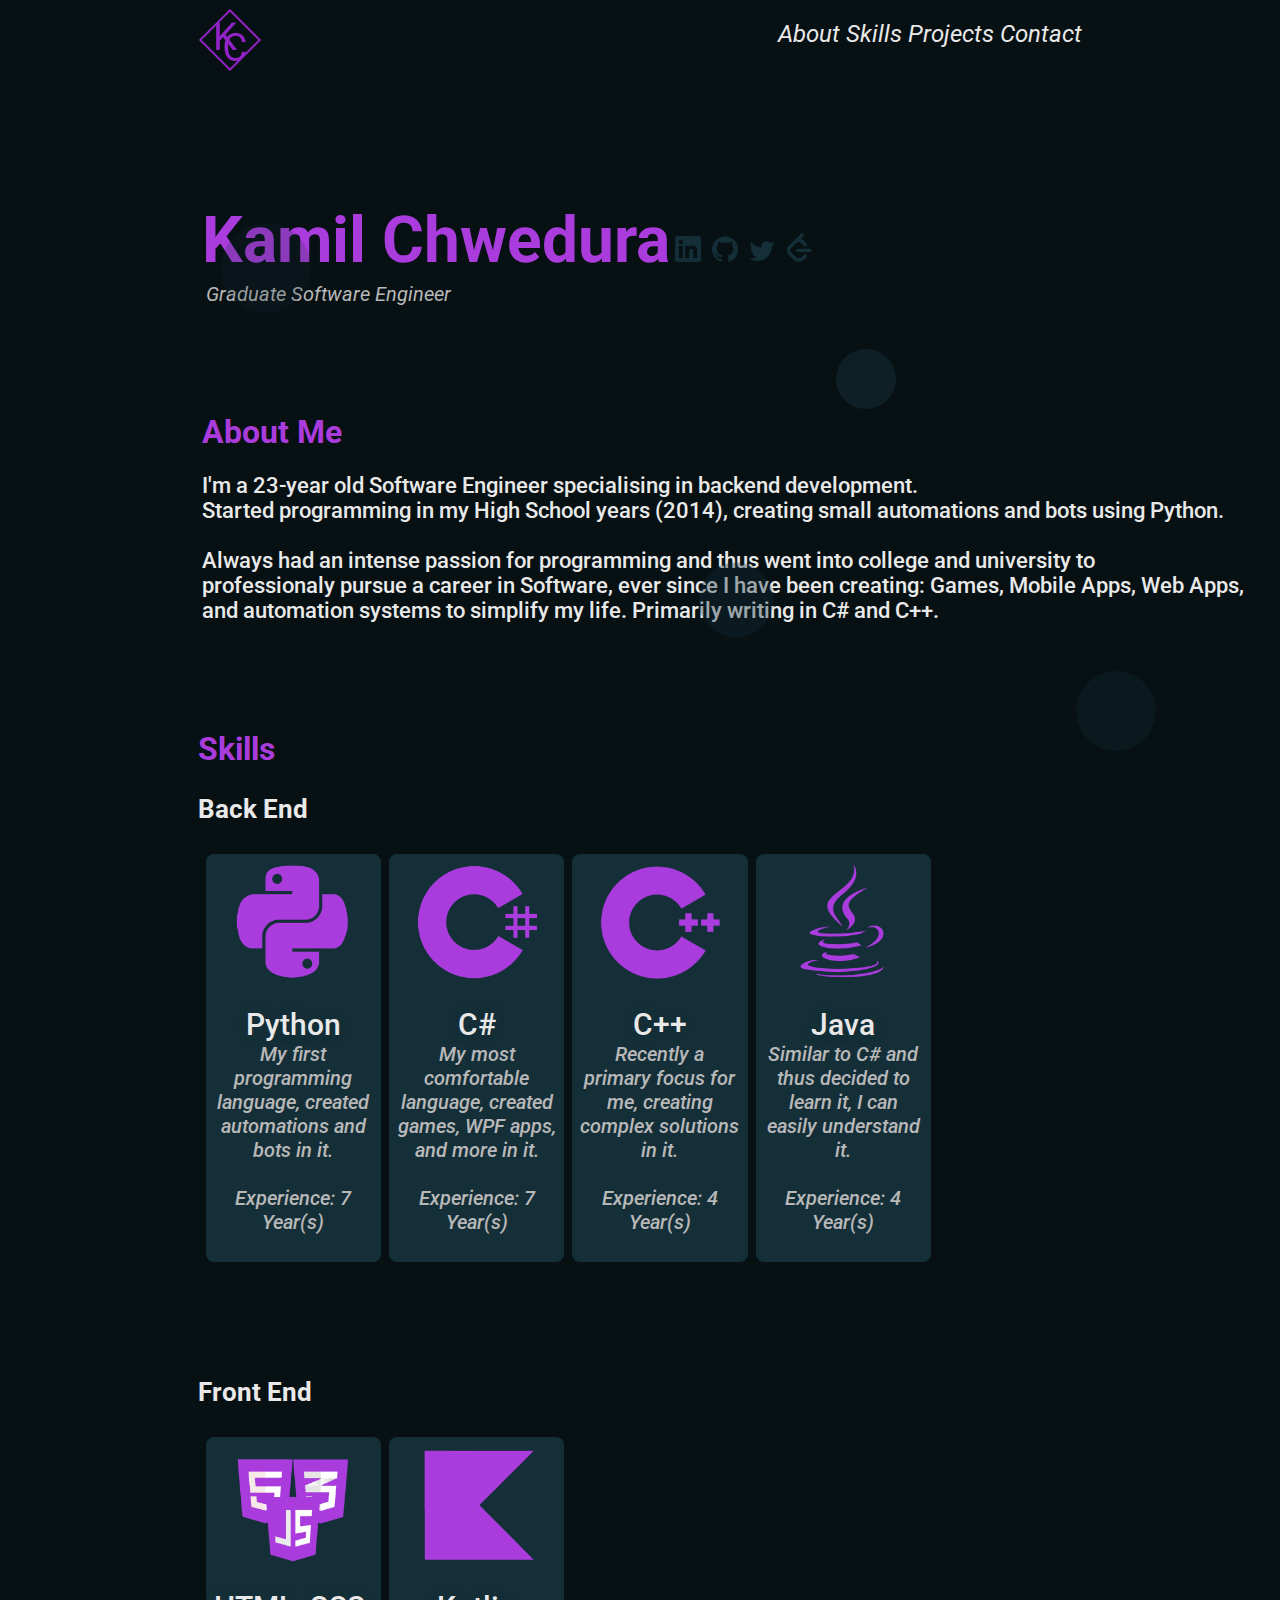
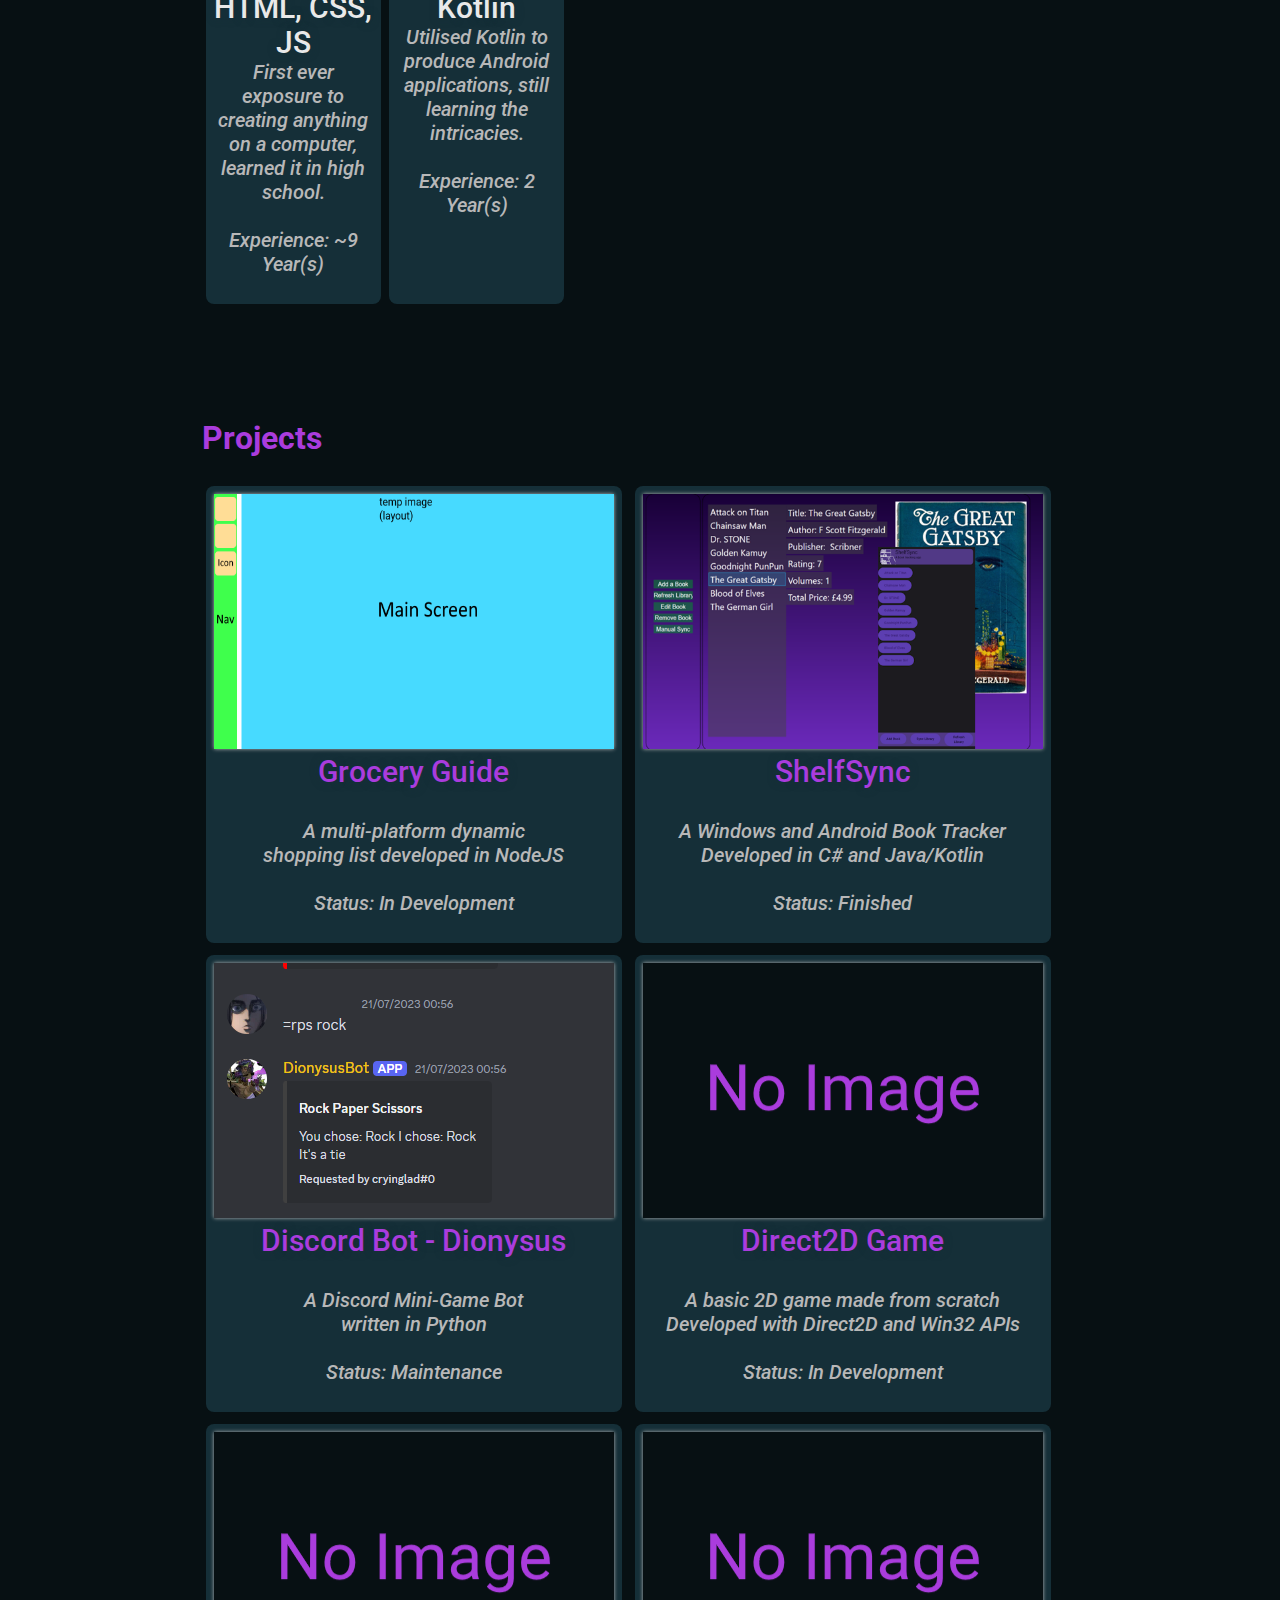
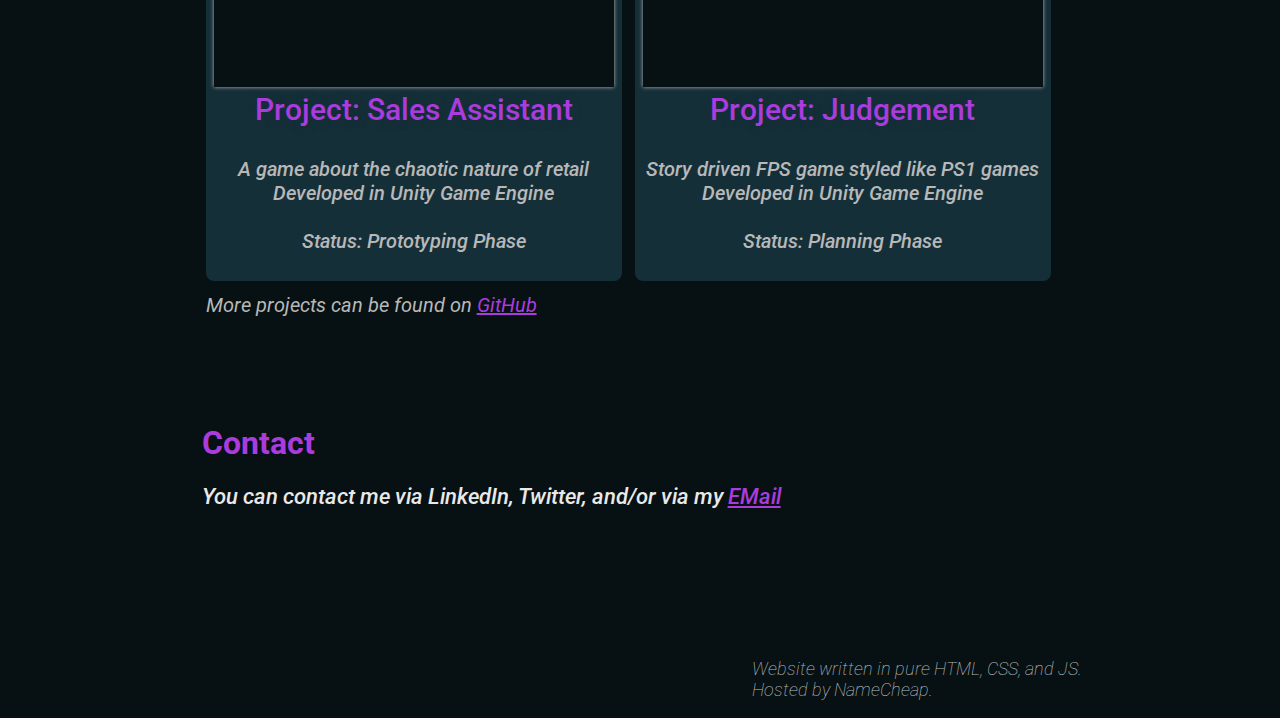
<file: Portfolio/index.html>
<!--
    Portfolio website created by Kamil Chwedura
-->

<!DOCTYPE html>
<html>
    <head>
        <title>Kamil Chwedura - Portfolio</title>

        <link rel="icon" type="image/png" href="images/logo.png">

        <!-- Import all the required CSS -->
        <link rel="stylesheet" href="css/dynamicstyling.css?150225">
        <link rel="stylesheet" href="css/bubbles.css?120125">
        <link rel="stylesheet" href="css/animations.css?200125">

        <!-- Import "Roboto" Font -->
        <link rel="preconnect" href="https://fonts.googleapis.com">
        <link rel="preconnect" href="https://fonts.gstatic.com" crossorigin>
        <link href="https://fonts.googleapis.com/css2?family=Roboto:ital,wght@0,400;0,500;0,900;1,400;1,500;1,900&display=swap" rel="stylesheet">
    </head>
    <noscript>Looks like Javascript is disabled on your browsers, some website features may be missing or not working.</noscript>
    <body>
        <!-- Navigation Bar Div -->
        <img src="images/logo.png" class="logo slideRight">
        <div id="navbar" class="slideBottom">
            <a href="#about">About</a>
            <a href="#skills">Skills</a>
            <a href="#projects">Projects</a>
            <a href="#contact">Contact</a>
        </div>

        <!-- Inner Div, contains all main information -->
        <div id="innerDiv">
            <!-- Intro -->
            <div id="intro">
                <h1 class="nameText highlighted slideRight">Kamil Chwedura</h1>
                <h1><a href="https://www.linkedin.com/in/kamil-c-11b98319b" target="_blank" title="Kamil Chwedura"><img src="images/linkedin.png" class="icon"></a>
                    <a href="https://github.com/KamilChwe" target="_blank" title="KamilChwe"><img src="images/github.png" class="icon"></a>
                    <a href="https://twitter.com/kamildev_" target="_blank" title="@kamildev_"><img src="images/twitter.png" class="icon"></a>
                    <a href="https://leetcode.com/u/KChwe/" target="_blank" title="KChwe"><img src="images/leetcode.png" class="icon"></a></h1>
                <h2 class="subtext slideRight">Graduate Software Engineer</h2>
            </div>
        
            <!-- About Section -->
            <div id="about" class="slideUp">
                <h1 class="topicText highlighted">About Me</h1>
                <p>I'm a <span id="year">0</span>-year old Software Engineer specialising in backend development.<br>
                    Started programming in my High School years (2014), creating small automations and bots using Python.<br><br>
                    
                    Always had an intense passion for programming and thus went into college and university to<br>
                    professionaly pursue a career in Software, ever since I have been creating: Games, Mobile Apps, Web Apps,<br>
                    and automation systems to simplify my life. Primarily writing in C# and C++.
                </p>
            </div>

            <!-- Projects Div -->
            <h1 class="topicText highlighted">Skills</h1>
            <h3 class="">Back End</h3>
            <div id="skills">
                <div id="skill">
                    <img src="images/python.png" class="skillImage">
                    <p class="skillTitle">Python</p>
                    <p class="skillSubtext">My first programming language, created automations and bots in it.<br><br>Experience: <span id="py">0</span> Year(s)</p>
                </div>
                <div id="skill">
                    <img src="images/cs.png" class="skillImage">
                    <p class="skillTitle">C#</p>
                    <p class="skillSubtext">My most comfortable language, created games, WPF apps, and more in it.<br><br>Experience: <span id="cs">0</span> Year(s)</p>
                </div>
                <div id="skill">
                    <img src="images/cpp.png" class="skillImage">
                    <p class="skillTitle">C++</p>
                    <p class="skillSubtext">Recently a primary focus for me, creating complex solutions in it.<br><br>Experience: <span id="cpp">0</span> Year(s)</p>
                </div>
                <div id="skill">
                    <img src="images/java.png" class="skillImage">
                    <p class="skillTitle">Java</p>
                    <p class="skillSubtext">Similar to C# and thus decided to learn it, I can easily understand it.<br><br>Experience: <span id="jav">0</span> Year(s)</p>
                </div>
            </div>
            <h3 class="">Front End</h3>
            <div id="skills">
                <div id="skill">
                    <img src="images/htmlcssjs.png" class="skillImage">
                    <p class="skillTitle">HTML, CSS, JS</p>
                    <p class="skillSubtext">First ever exposure to creating anything on a computer, learned it in high school.<br><br>Experience: ~<span id="web">0</span> Year(s)</p>
                </div>
                <div id="skill">
                    <img src="images/kotlin.png" class="skillImage">
                    <p class="skillTitle">Kotlin</p>
                    <p class="skillSubtext">Utilised Kotlin to produce Android applications, still learning the intricacies.<br><br>Experience: <span id="kot">0</span> Year(s)</p>
                </div>
            </div>

            <!-- Projects Section -->
            <div id="projects">
                <h1 class="topicText highlighted">Projects</h1>
                <h3></h3>
                <div id="project">
                    <img src="images/ggtempimage.png" class="projectImage">
                    <p class="projectTitle">Grocery Guide</p>
                    <p class="projectDesc">A multi-platform dynamic <br>shopping list developed in NodeJS<br><br>Status: In Development</p>
                </div>
                <div id="project">
                    <img src="images/ShelfSyncB.png" class="projectImage">
                    <p class="projectTitle">ShelfSync</p>
                    <p class="projectDesc">A Windows and Android Book Tracker<br>Developed in C# and Java/Kotlin<br><br>Status: Finished</p>
                </div>
                <div id="project">
                    <img src="images/dionysusbot.png" class="projectImage">
                    <p class="projectTitle">Discord Bot - Dionysus</p>
                    <p class="projectDesc">A Discord Mini-Game Bot<br>written in Python<br><br>Status: Maintenance</p>
                </div>
                <div id="project">
                    <img src="images/noimage.png" class="projectImage">
                    <p class="projectTitle">Direct2D Game</p>
                    <p class="projectDesc">A basic 2D game made from scratch<br>Developed with Direct2D and Win32 APIs<br><br>Status: In Development</p>
                </div>
                <div id="project">
                    <img src="images/noimage.png" class="projectImage">
                    <p class="projectTitle">Project: Sales Assistant</p>
                    <p class="projectDesc">A game about the chaotic nature of retail<br>Developed in Unity Game Engine<br><br>Status: Prototyping Phase</p>
                </div>
                <div id="project">
                    <img src="images/noimage.png" class="projectImage">
                    <p class="projectTitle">Project: Judgement</p>
                    <p class="projectDesc">Story driven FPS game styled like PS1 games<br>Developed in Unity Game Engine<br><br>Status: Planning Phase</p>
                </div>
                <p class="subtext">More projects can be found on <a href="https://github.com/KamilChwe?tab=repositories" class="highlighted">GitHub</a></p>
            </div>
            
            <!-- Contact Form -->
            <div id="contact">
                <h1 class="topicText highlighted">Contact</h1>
                <p><i>You can contact me via LinkedIn, Twitter, and/or via my <a href="mailto:kchwedura@gmail.com" target="_blank" class="highlighted" title="kchwedura@gmail.com">EMail</a></i></p>
            </div>
        </div>

        <!-- Footer Bar Div -->
        <div id="footer">
        <p>Website written in pure HTML, CSS, and JS.<br>Hosted by NameCheap.</p>
        </div>

        <!-- Bubbling Effect -->
        <!-- Thanks to Asad Saeeduddin on StackOverflow for the demo: https://stackoverflow.com/a/13953712/9717264-->
        <div  id="bubbles">
            <div class="bubble x1"></div>
            <div class="bubble x2"></div>
            <div class="bubble x3"></div>
            <div class="bubble x4"></div>
            <div class="bubble x5"></div>
        </div>
    </body>
    <!-- Import the JavaScript functionality 
        This is at the bottom to allow the page to fully load before any functionality is enabled 
    -->
    <script src="js/functions.js?150225"></script>
</html>
</file>
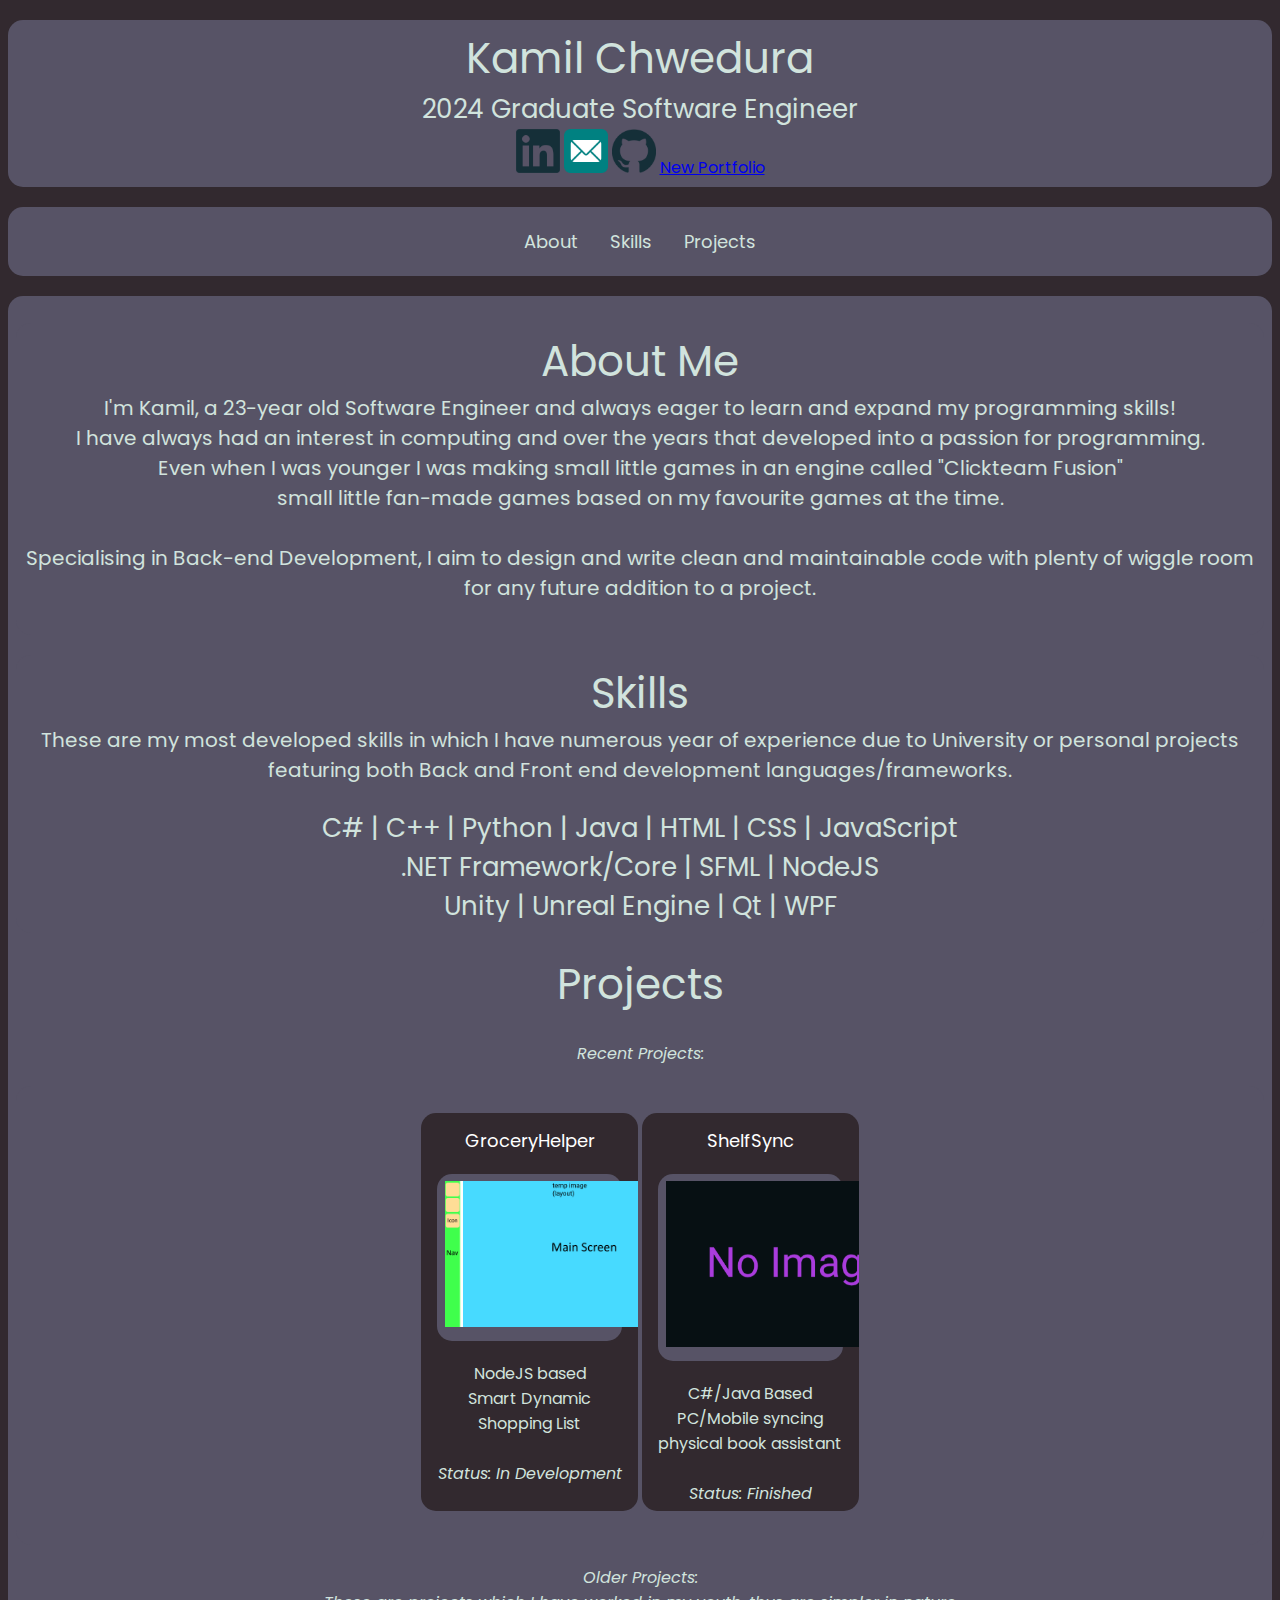
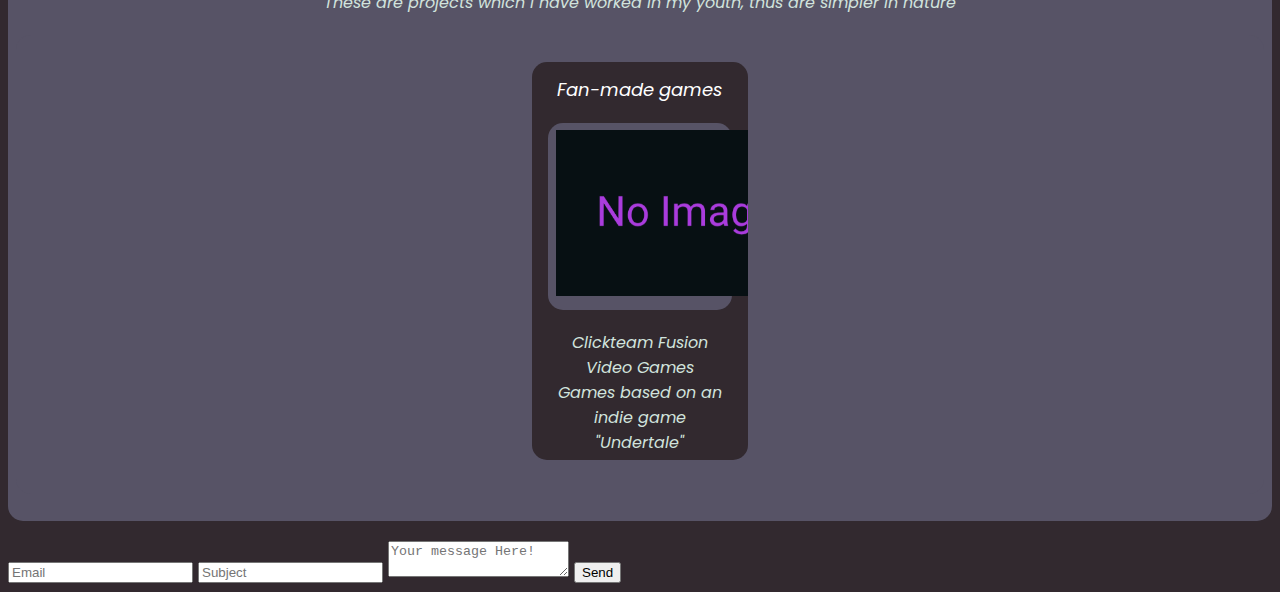
<file: Portfolio/oldindex.html>
<!DOCTYPE html>
<html>
    <head>
        <title>Home Page - Kamil's Portfolio</title>
        
        <link rel="stylesheet" href="css/responsivestyling.css">

        <link rel="preconnect" href="https://fonts.googleapis.com">
        <link rel="preconnect" href="https://fonts.gstatic.com" crossorigin>
        <link href="https://fonts.googleapis.com/css2?family=Poppins:ital,wght@0,100;0,200;0,300;0,400;0,500;0,600;0,700;0,800;0,900;1,100;1,200;1,300;1,400;1,500;1,600;1,700;1,800;1,900&display=swap" rel="stylesheet">
    </head>
    <body>
        <button onclick="topFunction()" id="scrollButton" title="Scroll to the top">↑</button>
        <!-- Header Div -->
        <div id="header">
            <!-- This was supposed to only slide down my name
             but it looks nice when it slides down the whole site -->
            <p class="titletext slidedown">Kamil Chwedura</p>
            <p class="subtext">2024 Graduate Software Engineer</p>
            <a href="https://www.linkedin.com/in/kamil-c-11b98319b/" title="Kamil Chwedura"><img src="images/linkedin.png" width=44px></a>
            <a href="https://mail.google.com/mail/?view=cm&fs=1&to=kchwedura@gmail.com" title="kchwedura@gmail.com"><img src="images/email.png" width=44px></a>
            <a href="https://github.com/KamilChwe" title="KamilChwe"><img src="images/github.png" width=44px></a>
            <a href="index.html">New Portfolio</a>
        </div>
        <!-- Sticky Top Navigation Bar Div -->
        <div id="navbar">
            <a href="#about">About</a>
            <a href="#skills">Skills</a>
            <a href="#projects">Projects</a>
        </div>
        <!-- Outer Div - Contains all the main -->
         <div id="outer">
            <div id="about">
                <p class="titletext">About Me</p>
                <p class="maintext">
                I'm Kamil, a <span id="year">0</span>-year old Software Engineer and always eager to learn and expand my programming skills!<br>
                I have always had an interest in computing and over the years that developed into a passion for programming.<br>
                Even when I was younger I was making small little games in an engine called "Clickteam Fusion"<br>
                small little fan-made games based on my favourite games at the time.
                <br><br>
                Specialising in Back-end Development, I aim to design and write clean and maintainable code with plenty of wiggle room for any future addition to a project.
                </p>
            </div>
            <div id="skills">
                <p class="titletext">Skills</p>
                <p class="maintext">These are my most developed skills in which I have numerous year of experience due to University or personal projects
                    <br> featuring both Back and Front end development languages/frameworks.
                </p>
                <p class="subtext">C# | C++ | Python | Java | HTML | CSS | JavaScript</p>
                <p class="subtext">.NET Framework/Core | SFML | NodeJS</p>
                <p class="subtext">Unity | Unreal Engine | Qt | WPF</p>
            </div>
            <p class="titletext">Projects</p>
            <p class="maintext"></p>
            <p><i>Recent Projects:</i></p>
            <div id="projects">
                <div id="showcase">
                    <p class="projecttitle"><a href="https://github.com/KamilChwe/GroceryHelper">GroceryHelper</a></p>
                    <div id="images">
                        <img class="slideshow" src="images/ggtempimage.png" width=260px>
                    </div>
                    <p class="projectsubtext">NodeJS based<br>Smart Dynamic Shopping List</p>
                    <p class="projectsubtext"><i><br>Status: In Development</i></p>
                </div>
                <div id="showcase">
                    <p class="projecttitle"><a href="">ShelfSync</a></p>
                    <div id="images">
                        <img class="slideshow" src="images/noimage.png" width=260px>
                    </div>
                    <p class="projectsubtext">C#/Java Based<br>PC/Mobile syncing physical book assistant</p>
                    <p class="projectsubtext"><i><br>Status: Finished
                    <p class="projectsubtext"><i>Completed in: 2024</i></p>
                </div>
            </div>
            
                <p><i>Older Projects:</i>
                <br>
                <i>These are projects which I have worked in my youth, thus are simpler in nature</i></p>
            <div id="projects">
                <div id="showcase">
                    <p class="projecttitle"><a href="https://gamejolt.com/@CryingArchive/games">Fan-made games</a></p>
                    <div id="images">
                        <img class="slideshow" src="images/noimage.png" width=260px>
                    </div>
                    <p class="projectsubtext">Clickteam Fusion Video Games<br>Games based on an indie game "Undertale"</p>
                    <p class="projectsubtext"><i><br>Status: Finished
                    <p class="projectsubtext"><i>Completed in: 2016</i></p>
                </div>
            </div>
         </div>
         <form>
            <input type="text" placeholder="Email" id="email"/>
            <input type="text" placeholder="Subject" id="subject"/>
            <textarea placeholder="Your message Here!" id="message"></textarea>
            <input type="submit" value="Send">
        </form>
    </body>
    <script src="js/functions.js"></script>
</html>
</file>
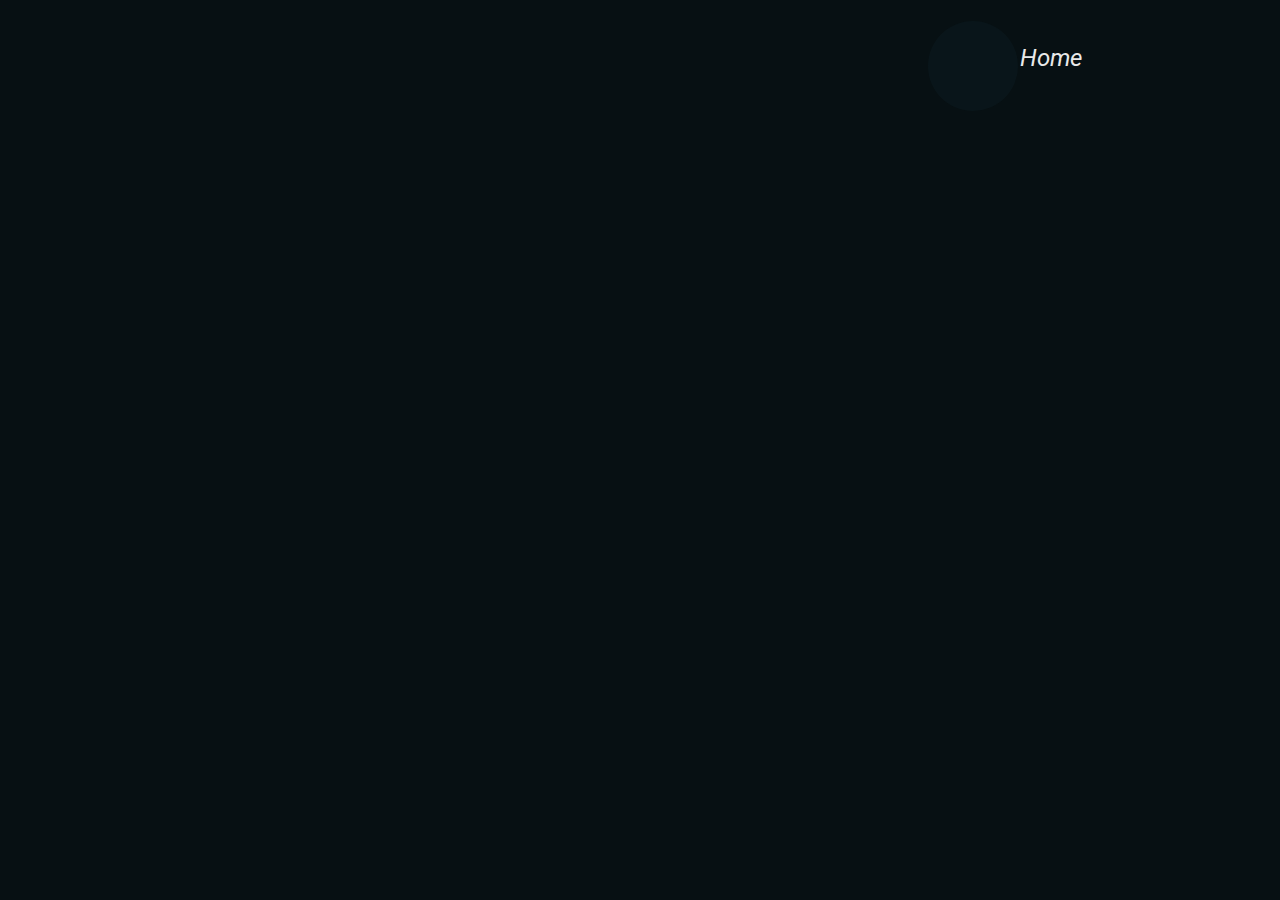
<file: Portfolio/html/projects.html>
<!DOCTYPE html>
<html>
    <head>
        <title>Kamil's Portfolio</title>

        <link rel="icon" type="image/png" href="images/logo.png">

        <link rel="stylesheet" href="../css/dynamicstyling.css">
        <link rel="stylesheet" href="../css/bubbles.css">

        <!-- Import "Roboto" Font -->
        <link rel="preconnect" href="https://fonts.googleapis.com">
        <link rel="preconnect" href="https://fonts.gstatic.com" crossorigin>
        <link href="https://fonts.googleapis.com/css2?family=Roboto:ital,wght@0,400;0,500;0,900;1,400;1,500;1,900&display=swap" rel="stylesheet">
    </head>
    <noscript>Looks like Javascript is disabled on your browsers, some website features may be missing or not working.</noscript>
    <body>
        <div id="navbar">
            <a href="../index.html"><p>Home</p></a>
        </div>

        <!-- Footer Bar Div -->
        <div id="footer">
            <!-- Bubbling Effect -->
            <!-- Thanks to Asad Saeeduddin on StackOverflow for the demo: https://stackoverflow.com/a/13953712/9717264-->
            <div class="bubble x1"></div>
            <div class="bubble x2"></div>
            <div class="bubble x3"></div>
            <div class="bubble x4"></div>
            <div class="bubble x5"></div>
        </div>
    </body>
</html>
</file>
<file: Portfolio/css/dynamicstyling.css>
/*
    Colour Palette
    Background: #071013
    Div Background: #152f38
    Text: #E9E9E9
    Highlights: #aa3cdd
    Subtext: #B8B8B8
*/

/* Defaults */
html {
    scroll-behavior: smooth;
}

body {
    background-color: #071013;
    /* Set the default font to be "Roboto" Medium 500 Platinum*/
    font-family: "Roboto", sans-serif;
    font-weight: 500;
    font-style: normal;
    font-size: 22px;
    color: #E9E9E9;
}

div{
    /*background-color: #152f38;*/
    border-radius: 8px;
    margin: 4px;
    margin-bottom: 10%;
}

@media screen and (min-width:1024px){
    h1{
        display: inline;
    }
}
/* Mobile Styling */
@media screen and (max-width:1000px){
    h1{
        display: block;
    }
}

/* Text Styling */
.nameText {
    font-size: 64px;
    margin: 0;
}

.subtext{
    font-weight: 400;
    font-style: italic;
    font-size:20px;
    margin: 4px;
    color: #B8B8B8;
}

.topicText {
    font-size: 32px;
}

.highlighted{
    color: #aa3cdd;
}

/* Image Styling */
/* Desktop Styling */
@media screen and (min-width:1024px){
    .logo {
        width: 64px;
        margin-left: 15%;
    }
    .icon{
        width: 26px;
    }
}
/* Mobile Styling */
@media screen and (max-width:1000px){
    .logo {
        width: 96px;
        margin-left: 46%;
    }
    .icon{
        width: 48px;
        margin-left: 2.5%;
    }
}

/* Div Styling */
/* Project Div Styling */
#project {
    display: inline-block;
    background-color: #152f38;
    width: fit-content;
    padding: 8px;
    text-align: center;
    margin-bottom: 8px;
}
.projectTitle {
    margin-top: 0;
    font-size: 30px;
    color: #aa3cdd;
    text-shadow: 0px 0px 8px #152f38;
}
.projectDesc {
    margin-top: 0;
    color: #B8B8B8;
    font-size: 20px;
    font-style: italic;
}
.projectImage {
    width: 400px;
    height: 255px;
    box-shadow: 0px 0px 4px#B8B8B8;
}

#bubbles {
    position: fixed;
    bottom: 0;
}

/* Skills Styling */
/* Desktop Styling */
#skills{
    display: flex;
}
#skill {
    display: inline-block;
    background-color: #152f38;
    width: 15%;
    padding: 8px;
    text-align: center;
    margin-bottom: 8px;
}
.skillImage {
    width: 120px;
    height: auto;
}
.skillTitle{
    margin-top: 20px;
    margin-bottom: 0;
    font-size: 30px;
    color: #E9E9E9;
    text-shadow: 0px 0px 8px #152f38;
}
.skillSubtext{
    margin-top: 0;
    color: #B8B8B8;
    font-size: 20px;
    font-style: italic;
}


/* Navigation Bar Styling */
/* Desktop Styling */
@media screen and (min-width:1024px){
    #navbar {
        margin-top: 12px;
        margin-right: 15%;
        float: right;
        /* Text Styling */
        font-weight: 400;
        font-style: italic;
        font-size: 24px;
    }
    #navbar a {
        color: #E9E9E9;
        text-decoration: none;
        transition: color 0.3s ease;
    }
    #navbar a:hover{
        color: #aa3cdd;
    }
}
/* Mobile Styling */
@media screen and (max-width:1000px){
    #navbar {
        display: none;
    }

    /* OLD MOBILE NAVBAR
    #navbar {
        overflow: hidden;
        position: fixed;
        bottom: 0;
        margin-bottom: 0;
        padding: 18px 18px;
        margin-left: 24%;
    }

    #navbar a {
        background-color: #152f38;
        color: #d1e3ddff; 
        text-align: center;
        padding: 8px;
        text-decoration: none;
        font-size: 42px;
    }
    
    #navbar a:hover {
        background-color: #aa3cdd;
    }*/
}

/* Inner Div Styling */
/* Desktop Styling */
@media screen and (min-width:1024px){
    #innerDiv{
        margin-top: 10%;
        margin-left: 15%;
    }
}
/* Mobile Styling */
@media screen and (max-width:1000px){
    #innerDiv{
        text-align: center;
    }
}

/* Contact Form Styling */
/* Desktop Styling */
@media screen and (min-width:1024px){
    form{
        width: 80%;
    }
    input[type=text] {
        width: 100%;
        background-color: #071013;
        border: none;
        border-bottom: 2px solid #aa3cdd;
        color: #E9E9E9;
        padding: 8px;
    }
    textarea{
        width: 100%;
        background-color: #071013;
        border: none;
        border-bottom: 2px solid #aa3cdd;
        resize: none;
        height: 125px;
        color: #E9E9E9;
    }
    input[type=submit]{
        background-color: #152f38;
        color: #E9E9E9;
        border: #071013;
        border-radius: 16px;
        padding: 16px 20px;
        cursor: pointer;
    }
    input[type=submit]:hover{
        background-color: #aa3cdd;
        cursor: pointer;
    }
}
/* Mobile Styling */
@media screen and (max-width:1000px){
    form{
        width: 50%;
        margin-left: 25%;
    }
    input[type=text] {
        margin: 8px;
        font-size: 32px;
        width: 100%;
        background-color: #071013;
        border: none;
        border-bottom: 2px solid #aa3cdd;
        color: #E9E9E9;
        padding: 8px;
    }
    textarea{
        font-size: 32px;
        width: 100%;
        background-color: #071013;
        border: none;
        border-bottom: 2px solid #aa3cdd;
        resize: none;
        height: 255px;
        color: #E9E9E9;
    }
    input[type=submit]{
        margin: 8px;
        font-size: 42px;
        background-color: #152f38;
        color: #E9E9E9;
        border: #071013;
        border-radius: 16px;
        padding: 16px 20px;
    }
    input[type=submit]:hover{
        background-color: #aa3cdd;
    }
}

/* Footer Div Styling */
/* Desktop Styling */
@media screen and (min-width:1024px){
    #footer {
        margin-bottom: 0;
        font-weight: 150;
        font-style: italic;
        font-size: 18px;
        color:#B8B8B8;
        margin-right: 15%;
        float:right;
    }
}
/* Mobile Styling */
@media screen and (max-width:1000px){
    #footer {
        display: none;
    }
}
</file>
<file: Portfolio/css/bubbles.css>
.bubble{
    width: 100px;
    height: 100px;
    background: #152f38;
    border-radius: 200px;
    position: relative;
}

.x1 {
    left: 200px;
    transform: scale(0.9);
    opacity: 0.2;
    animation: moveclouds 15s linear infinite, sideWays 4s ease-in-out infinite alternate;
}

.x2 {
    left: 800px;
    transform: scale(0.6);
    opacity: 0.5;
    animation: moveclouds 25s linear infinite, sideWays 5s ease-in-out infinite alternate;
}
.x3 {
    left: 1550px;
    transform: scale(0.8);
    opacity: 0.3;
    animation: moveclouds 20s linear infinite, sideWays 4s ease-in-out infinite alternate;
}
.x4 {
    left: 670px;
    transform: scale(0.75);
    opacity: 0.35;
    animation: moveclouds 18s linear infinite, sideWays 2s ease-in-out infinite alternate;
}
.x5 {
    left: 1050px;
    transform: scale(0.8);
    opacity: 0.3; 
    animation: moveclouds 7s linear infinite, sideWays 1s ease-in-out infinite alternate;
}
@keyframes moveclouds { 
    0% { 
        top: 500px;
    }
    100% { 
        top: -500px;
    }
}

@keyframes sideWays { 
    0% { 
        margin-left:0px;
    }
    100% { 
        margin-left:50px;
    }
}
</file>
<file: Portfolio/css/animations.css>
/* Animations */
.slideRight {
    animation: slideright 1.25s;
}
@keyframes slideright {
    from{
        margin-left: -200%;
        left: 300%;
    }
    to {
        margin-left: 0%;
        left: 100%;
    }
}
.slideLeft {
    animation: slideleft 1.25s;
}
@keyframes slideleft {
    from{
        margin-left: 400%;
        left: 300%;
    }
    to {
        margin-left: 0%;
        left: 100%;
    }
}
.slideUp {
    animation: slideup 1.25s;
}
@keyframes slideup {
    from{
        margin-top: 200%;
        top: 300%;
    }
    to {
        margin-top: 0%;
        top: 100%;
    }
}
.slideBottom {
    animation: slidebottom 1.25s;
}
@keyframes slidebottom {
    from{
        margin-top: -200%;
        top: 300%;
    }
    to {
        margin-top: 0%;
        top: 100%;
    }
}
</file>
<file: Portfolio/css/responsivestyling.css>
/*
Colour Pallete #1

--raisin-black: #32292fff;
--davys-gray: #575366ff;
--glaucous: #6E7dab;
--savoy-blue: #5762d5ff;
--mint-green: #d1e3ddff;

*/

/* Defaults */
html {
    scroll-behavior: smooth;
}

body {
    font-family: "Poppins", sans-serif;
    background-color: #32292fff;
}

div {
    background-color: #575366ff;
    border-radius: 15px;
    padding: 7px 8px;
    text-align: center;
    margin-top: 20px;
    margin-bottom: 20px;
}

p {
    color: #d1e3ddff;
    margin: auto;
}

/* ---Scroll Top Button Styling--- */
/* Desktop Styling */
@media screen and (min-width:1024px){
    #scrollButton {
        display: none;
        position: fixed;
        bottom: 20px;
        right: 30px;
        font-size: 18px;
        border: none;
        outline: none;
        background-color: #6E7dab;
        color: #d1e3ddff;
        cursor: pointer;
        padding: 10px 12px;
        border-radius: 15px;
    }
}
/* Mobile Styling */
@media screen and (max-width:1000px){
    #scrollButton {
        display: none;
        position: fixed;
        bottom: 0;
        right: 30px;
        font-size: 78px;
        border: none;
        outline: none;
        background-color: #6E7dab;
        color: #d1e3ddff;
        cursor: pointer;
        padding: 2px 20px;
        border-radius: 15px;
    }
}

/* ---Sticky Top Nav Bar--- */
/* Desktop Styling */
@media screen and (min-width:1024px){
    #navbar {
        position: sticky;
        top: 0;
        overflow: hidden;
        display: flex;
        align-items: center;
        justify-content: center;
    }
    
    #navbar a {
        float: left;
        color: #d1e3ddff;
        text-align: center;
        padding: 14px 16px;
        text-decoration: none;
        font-size: 18px;
    }
    
    #navbar a:hover {
        background-color: #6E7dab;
    }
    
    #navbar a.active {
        background-color: #5762d5ff;
    }
}
/* Mobile Styling */
@media screen and (max-width:1000px){
    #navbar {
        overflow: hidden;
        position: fixed;
        bottom: 0;
        margin-bottom: 0;
        padding: 18px 18px;
        margin-left: 25%;
    }

    #navbar a {
        background-color: #484554;
        color: #d1e3ddff; 
        text-align: center;
        padding: 14px 16px;
        text-decoration: none;
        font-size: 42px;
    }
    
    #navbar a:hover {
        background-color: #5762d5ff;
    }
}

/* Project Showcase */
#projects {
    text-align: center;
}
#showcase {
    display: inline-block;
    background-color: #32292fff;
    width: 15%;
    height: 370px;
    overflow: hidden;
    padding: 14px 16px;
}

#showcase a {
    color: white;
    text-decoration: none;
    font-size: 18px;
}

#showcase a:hover {
    color: #6E7dab;
}

/* Scrollbar Styling */
::-webkit-scrollbar {
    width: 5px;
    border-radius: 15px;
}
::-webkit-scrollbar-track {
    background: #32292fff;
}

::-webkit-scrollbar-thumb {
    background-color: #6E7dab;
}

/* Text Styles */
.titletext {
    font-size: 42px;
}

.subtext {
    font-size: 26px;
}

.maintext {
    font-size: 20px;
    margin-bottom: 2%;
}

/* Animations */
.slidedown {
    font-size: 42px;
    animation: slidedown 1.5s
}
@keyframes slidedown {
    from{
        margin-top:-100%;
        height: 300%;
    }

    to{
        margin-top: 0%;
        height: 100%;
    }
}
</file>
